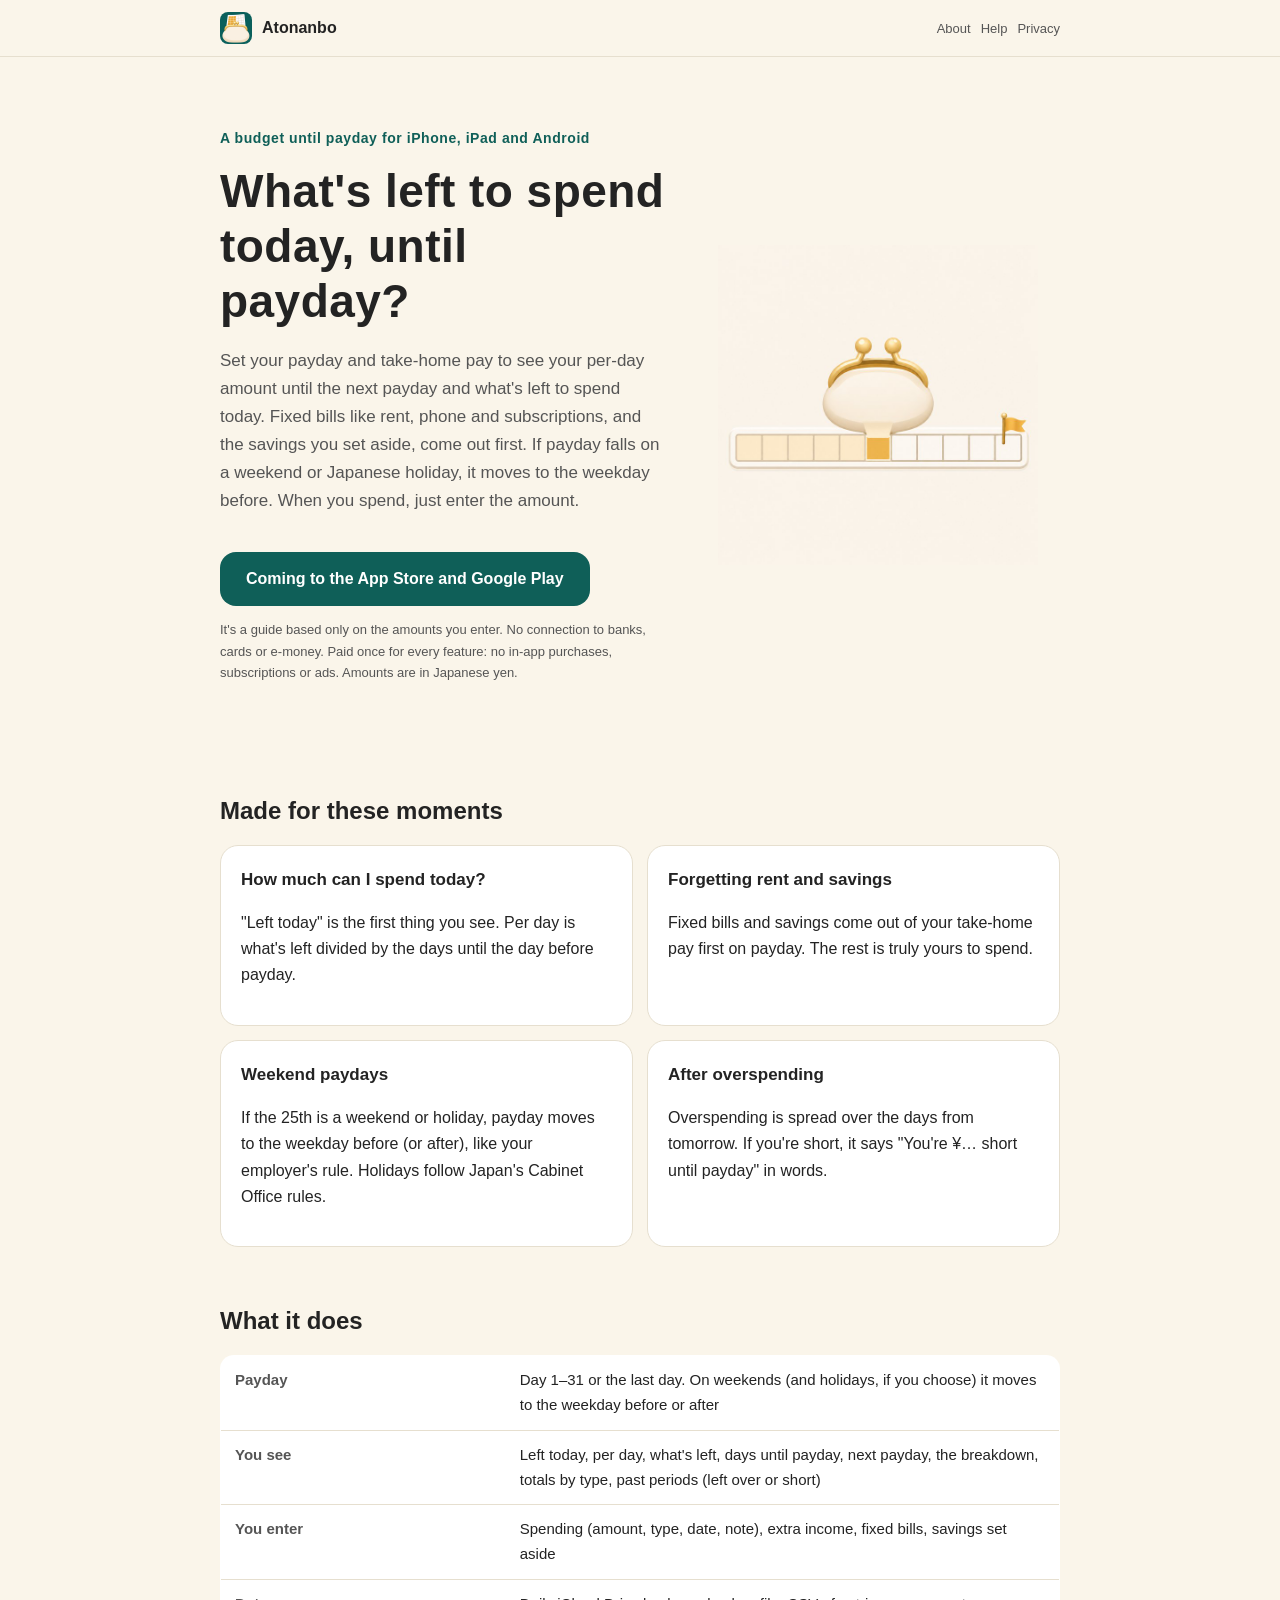
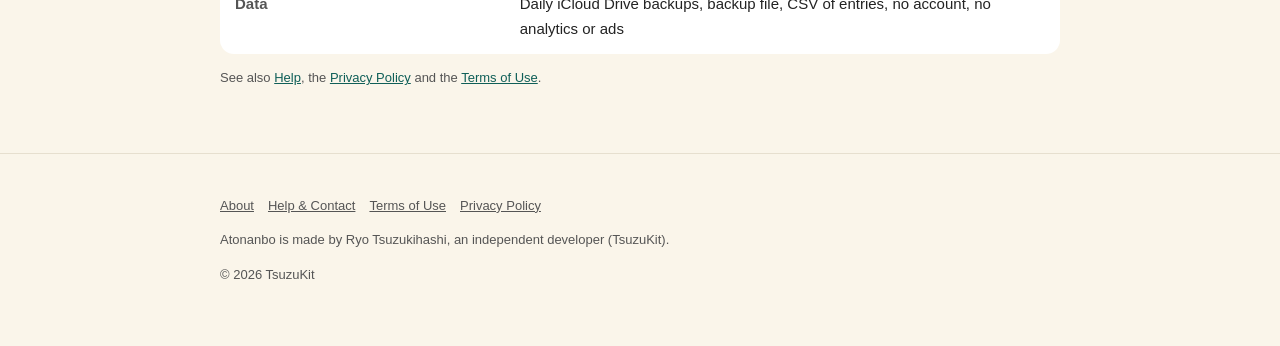
<file: index.html>
<!DOCTYPE html>
<html lang="ja" data-title-ja="あとなんぼ｜給料日まで、今日あといくら使える？" data-title-en="Atonanbo | What&#x27;s left to spend today, until payday">
<head>
<meta charset="UTF-8">
<meta name="viewport" content="width=device-width, initial-scale=1">
<script>(function(){var l=navigator.languages&&navigator.languages.length?navigator.languages:[navigator.language||"ja"],p="en";for(var i=0;i<l.length;i++){var c=String(l[i]).toLowerCase();if(c.indexOf("ja")===0){p="ja";break}if(c.indexOf("en")===0){p="en";break}}var d=document.documentElement;d.lang=p;var t=d.getAttribute("data-title-"+p);if(t){document.title=t}})();</script>
<title>あとなんぼ｜給料日まで、今日あといくら使える？</title>
<meta name="description" content="給料日と手取りを入れると、次の給料日までの1日あたりと、今日あと使える額が出る家計簿。固定費と先取り貯金は先に引き、給料日が土日祝ならずらして数えます。買い切り・広告なし。 / A budget for the days between paydays. Set your payday and take-home pay to see your per-day amount and what&#x27;s left today. Rent and savings come out first; weekend paydays move. One purchase, no ads.">
<meta property="og:title" content="あとなんぼ｜給料日まで、今日あといくら使える？">
<meta property="og:description" content="給料日と手取りを入れると、次の給料日までの1日あたりと、今日あと使える額が出る家計簿。固定費と先取り貯金は先に引き、給料日が土日祝ならずらして数えます。買い切り・広告なし。">
<meta property="og:type" content="website">
<meta property="og:url" content="https://atonanbo.tsuzukit.com/">
<meta property="og:image" content="https://atonanbo.tsuzukit.com/assets/og.jpg">
<link rel="icon" href="assets/icon.png">
<link rel="apple-touch-icon" href="assets/icon.png">
<link rel="stylesheet" href="style.css">
</head>
<body>
<div data-l="ja" lang="ja">
<header class="site"><div class="wrap">
<a class="brand" href="./"><img src="assets/icon.png" alt="" width="32" height="32">あとなんぼ</a>
<nav class="site"><a href="./">紹介</a><a href="support.html">使い方</a><a href="privacy.html">プライバシー</a></nav>
</div></header>
<main class="wrap">
<section class="hero">
<div>
<p class="eyebrow">iPhone・iPad・Android の給料日までの家計簿</p>
<h1>給料日まで、<br>今日あといくら使える？</h1>
<p class="lead">給料日と手取りを入れると、次の給料日までの1日あたりと、今日あと使える額がすぐ出ます。家賃・スマホ・サブスクのような固定費と先取り貯金は先に引き、給料日が土日・祝日なら前の平日にずらして数えます。使ったら額を入れるだけ。</p>
<a class="cta" href="#store" id="store">App Store・Google Play で配信予定</a>
<p class="note">入れた額だけで数える目安です。銀行・カード・電子マネーとはつながりません。買い切りで全部の機能が使え、アプリ内課金・サブスクリプション・広告はありません。</p>
</div>
<img src="assets/hero.jpg" alt="がま口の財布が、給料日の旗まで続く日の列の上にいるイラスト" width="360">
</section>

<h2>こんな困りごとのために</h2>
<div class="grid two">
<div class="card"><h3>今日、いくらまでなら使っていい？</h3><p>開いた瞬間に「今日あと ¥」が出ます。1日あたりは、残りを給料日の前の日までの日数で割った額です。</p></div>
<div class="card"><h3>家賃や貯金を引き忘れる</h3><p>固定費と先取り貯金は、給料日に手取りから先に引きます。残りが、本当に自由に使えるお金です。</p></div>
<div class="card"><h3>給料日が土日だとずれる</h3><p>25日が土日・祝日なら前の平日に、のように会社の決まりに合わせて期間を数えます。祝日は内閣府の決まりで数えます。</p></div>
<div class="card"><h3>使いすぎた日のあと</h3><p>使いすぎた分は、明日からの1日あたりに自動で割り振ります。足りないときは「給料日まで ¥〇〇 足りません」と言葉で出します。</p></div>
</div>

<h2>できること</h2>
<table>
<tr><th>給料日</th><td>1〜31日か末日。土日（と、選べば祝日）なら前の平日か次の平日にずらす</td></tr>
<tr><th>見えるもの</th><td>今日あと・1日あたり・残り・給料日まであと何日・次の給料日・使えるお金の内訳・種類ごとの合計・過去の期間（余った・足りなかった）</td></tr>
<tr><th>入れるもの</th><td>使ったお金（額・種類・日付・メモ）・臨時の収入・固定費・先取り貯金</td></tr>
<tr><th>データ</th><td>iCloud Drive の毎日の控え・控えのファイル・記録の CSV・アカウントなし・解析と広告なし</td></tr>
</table>
<p class="note"><a href="support.html">使い方</a>・<a href="privacy.html">プライバシーポリシー</a>・<a href="terms.html">利用規約</a>もご覧ください。</p>
</main>
<footer class="site"><div class="wrap">
<p><a href="./">紹介</a><a href="support.html">使い方とお問い合わせ</a><a href="terms.html">利用規約</a><a href="privacy.html">プライバシーポリシー</a></p>
<p>あとなんぼは、個人開発者の續橋涼（TsuzuKit）が作っているアプリです。</p>
<p>© 2026 TsuzuKit</p>
</div></footer>
</div>
<div data-l="en" lang="en">
<header class="site"><div class="wrap">
<a class="brand" href="./"><img src="assets/icon.png" alt="" width="32" height="32">Atonanbo</a>
<nav class="site"><a href="./">About</a><a href="support.html">Help</a><a href="privacy.html">Privacy</a></nav>
</div></header>
<main class="wrap">
<section class="hero">
<div>
<p class="eyebrow">A budget until payday for iPhone, iPad and Android</p>
<h1>What's left to spend<br>today, until payday?</h1>
<p class="lead">Set your payday and take-home pay to see your per-day amount until the next payday and what's left to spend today. Fixed bills like rent, phone and subscriptions, and the savings you set aside, come out first. If payday falls on a weekend or Japanese holiday, it moves to the weekday before. When you spend, just enter the amount.</p>
<a class="cta" href="#store" id="store">Coming to the App Store and Google Play</a>
<p class="note">It's a guide based only on the amounts you enter. No connection to banks, cards or e-money. Paid once for every feature: no in-app purchases, subscriptions or ads. Amounts are in Japanese yen.</p>
</div>
<img src="assets/hero.jpg" alt="Illustration of a coin purse sitting on a row of days that leads to a payday flag" width="360">
</section>

<h2>Made for these moments</h2>
<div class="grid two">
<div class="card"><h3>How much can I spend today?</h3><p>"Left today" is the first thing you see. Per day is what's left divided by the days until the day before payday.</p></div>
<div class="card"><h3>Forgetting rent and savings</h3><p>Fixed bills and savings come out of your take-home pay first on payday. The rest is truly yours to spend.</p></div>
<div class="card"><h3>Weekend paydays</h3><p>If the 25th is a weekend or holiday, payday moves to the weekday before (or after), like your employer's rule. Holidays follow Japan's Cabinet Office rules.</p></div>
<div class="card"><h3>After overspending</h3><p>Overspending is spread over the days from tomorrow. If you're short, it says "You're ¥… short until payday" in words.</p></div>
</div>

<h2>What it does</h2>
<table>
<tr><th>Payday</th><td>Day 1–31 or the last day. On weekends (and holidays, if you choose) it moves to the weekday before or after</td></tr>
<tr><th>You see</th><td>Left today, per day, what's left, days until payday, next payday, the breakdown, totals by type, past periods (left over or short)</td></tr>
<tr><th>You enter</th><td>Spending (amount, type, date, note), extra income, fixed bills, savings set aside</td></tr>
<tr><th>Data</th><td>Daily iCloud Drive backups, backup file, CSV of entries, no account, no analytics or ads</td></tr>
</table>
<p class="note">See also <a href="support.html">Help</a>, the <a href="privacy.html">Privacy Policy</a> and the <a href="terms.html">Terms of Use</a>.</p>
</main>
<footer class="site"><div class="wrap">
<p><a href="./">About</a><a href="support.html">Help & Contact</a><a href="terms.html">Terms of Use</a><a href="privacy.html">Privacy Policy</a></p>
<p>Atonanbo is made by Ryo Tsuzukihashi, an independent developer (TsuzuKit).</p>
<p>© 2026 TsuzuKit</p>
</div></footer>
</div>
</body>
</html>
</file>
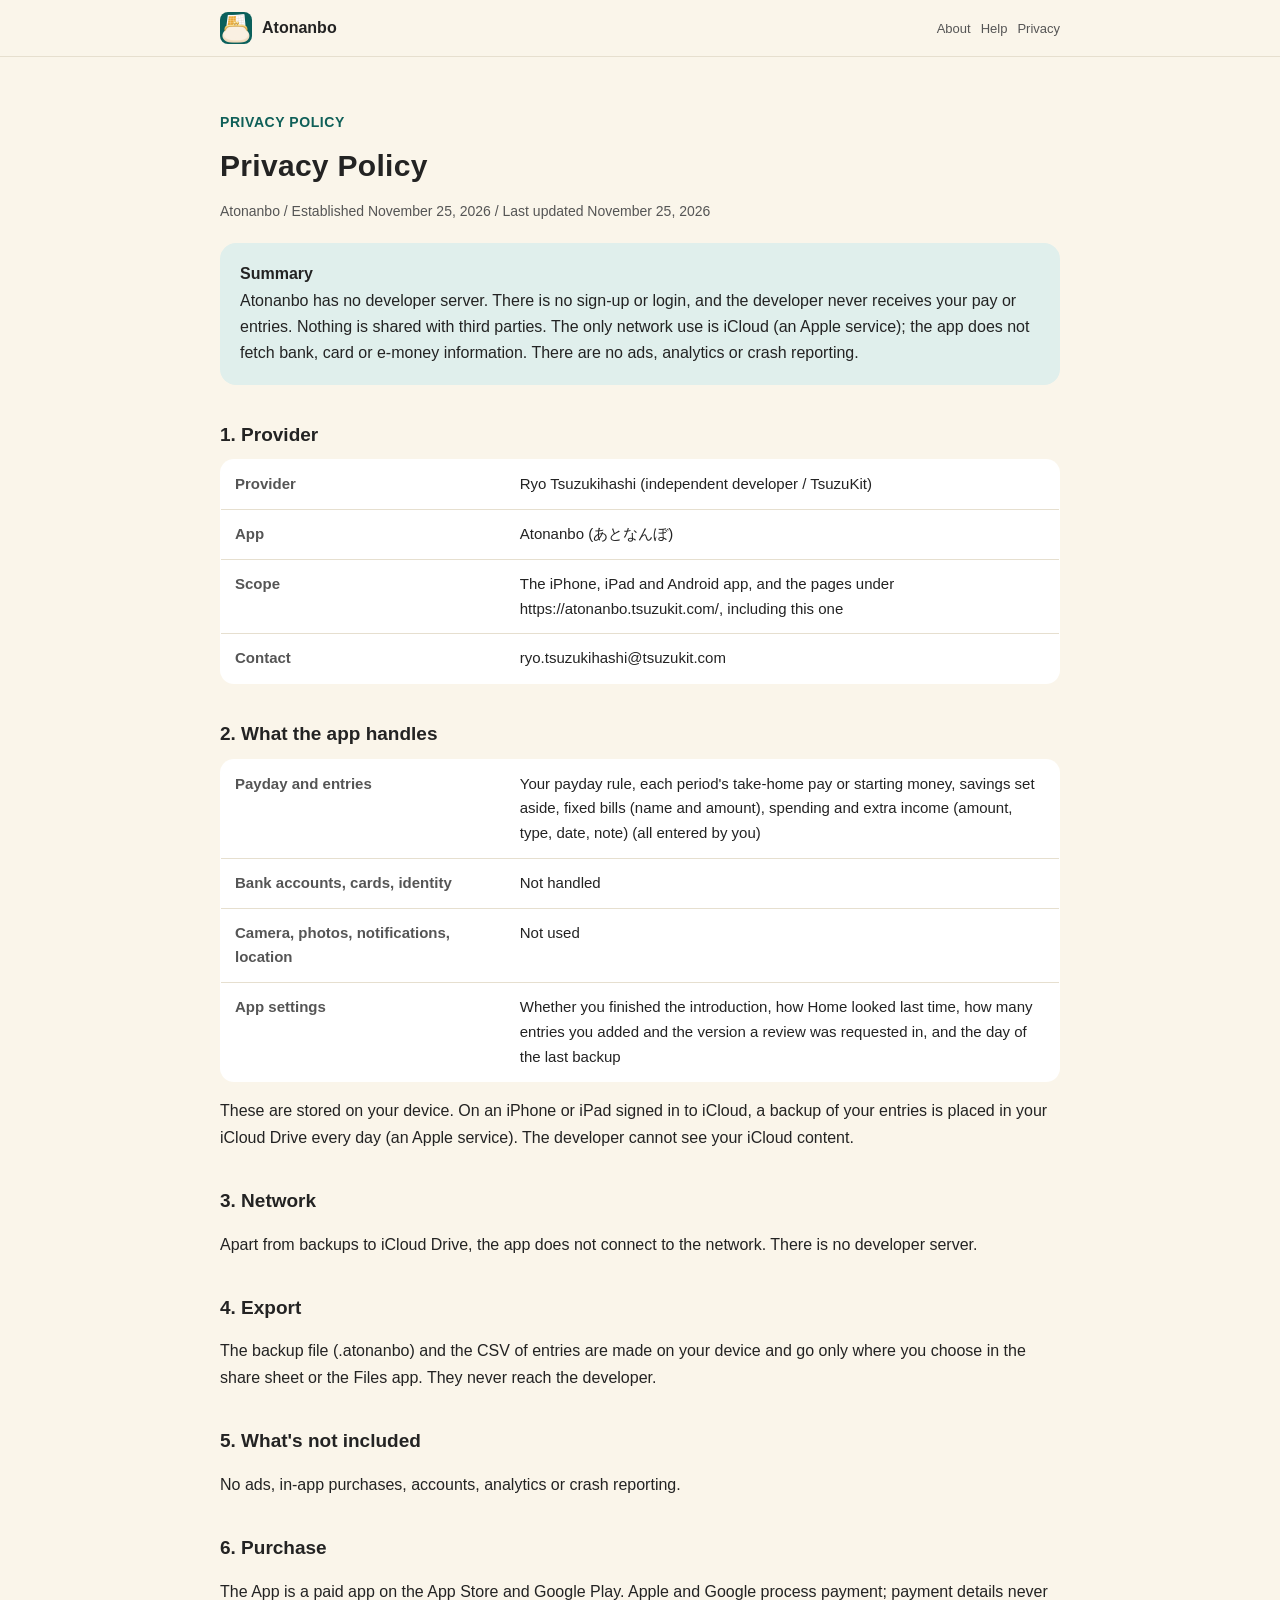
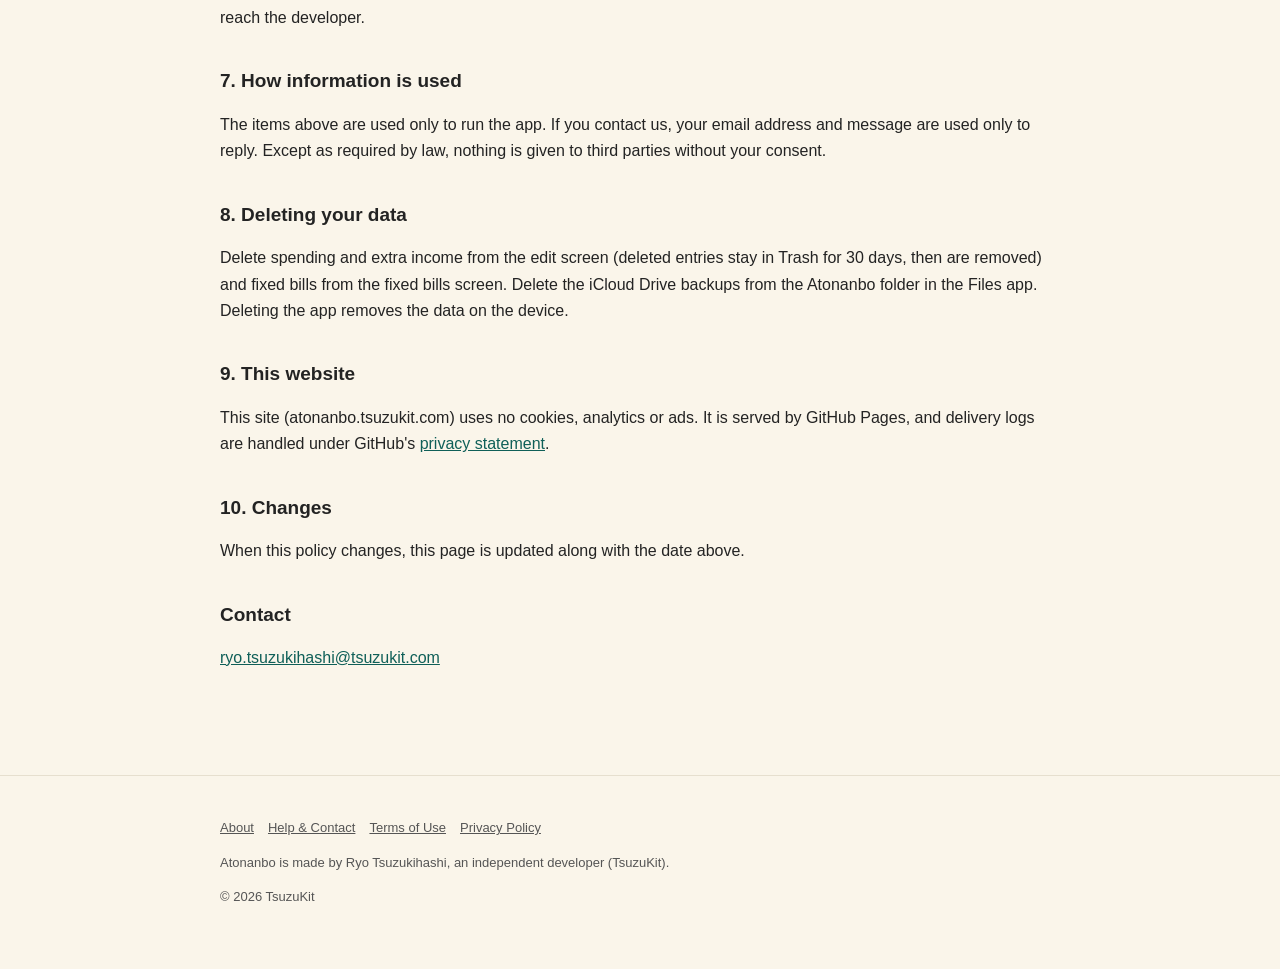
<file: privacy.html>
<!DOCTYPE html>
<html lang="ja" data-title-ja="プライバシーポリシー - あとなんぼ" data-title-en="Privacy Policy - Atonanbo">
<head>
<meta charset="UTF-8">
<meta name="viewport" content="width=device-width, initial-scale=1">
<script>(function(){var l=navigator.languages&&navigator.languages.length?navigator.languages:[navigator.language||"ja"],p="en";for(var i=0;i<l.length;i++){var c=String(l[i]).toLowerCase();if(c.indexOf("ja")===0){p="ja";break}if(c.indexOf("en")===0){p="en";break}}var d=document.documentElement;d.lang=p;var t=d.getAttribute("data-title-"+p);if(t){document.title=t}})();</script>
<title>プライバシーポリシー - あとなんぼ</title>
<meta name="description" content="あとなんぼのプライバシーポリシー。開発者は個人情報を集めません。手取りや記録は端末の外に送りません。 / Privacy Policy for Atonanbo. The developer collects no personal information. Your pay and entries never leave your device.">
<meta property="og:title" content="プライバシーポリシー - あとなんぼ">
<meta property="og:description" content="あとなんぼのプライバシーポリシー。開発者は個人情報を集めません。手取りや記録は端末の外に送りません。">
<meta property="og:type" content="website">
<meta property="og:url" content="https://atonanbo.tsuzukit.com/privacy.html">
<meta property="og:image" content="https://atonanbo.tsuzukit.com/assets/og.jpg">
<link rel="icon" href="assets/icon.png">
<link rel="apple-touch-icon" href="assets/icon.png">
<link rel="stylesheet" href="style.css">
</head>
<body>
<div data-l="ja" lang="ja">
<header class="site"><div class="wrap">
<a class="brand" href="./"><img src="assets/icon.png" alt="" width="32" height="32">あとなんぼ</a>
<nav class="site"><a href="./">紹介</a><a href="support.html">使い方</a><a href="privacy.html">プライバシー</a></nav>
</div></header>
<main class="wrap">
<article class="doc">
<p class="eyebrow">PRIVACY POLICY</p>
<h1>プライバシーポリシー</h1>
<p class="meta">あとなんぼ／制定日 2026年11月25日／改定日 2026年11月25日</p>
<div class="summary"><strong>このポリシーの要旨</strong><br>あとなんぼは、開発者のサーバーを持たないアプリです。アカウント登録やログインはなく、開発者があなたの手取りや記録を受け取ることはありません。第三者に渡すこともありません。通信は iCloud（Apple のサービス）だけで、銀行・カード・電子マネーの情報を取りに行くこともありません。広告、分析ツール、クラッシュを報告する仕組みは入れていません。</div>
<h2>1. 提供者</h2>
<table>
<tr><th>提供者</th><td>續橋涼（個人開発者 / TsuzuKit）</td></tr>
<tr><th>アプリ名</th><td>あとなんぼ（英語名 Atonanbo）</td></tr>
<tr><th>対象</th><td>iPhone・iPad・Android 向けアプリと、このページを含む https://atonanbo.tsuzukit.com/ 配下のページ</td></tr>
<tr><th>連絡先</th><td>ryo.tsuzukihashi@tsuzukit.com</td></tr>
</table>
<h2>2. アプリが扱うもの</h2>
<table>
<tr><th>給料日と記録</th><td>給料日の決まり・期間ごとの手取りといまの残金・先取り貯金・固定の支払い（名前と額）・使ったお金と臨時の収入（額・種類・日付・メモ）（どれもあなたが入れたもの）</td></tr>
<tr><th>銀行の口座・カード・本人の情報</th><td>扱いません</td></tr>
<tr><th>カメラ・写真・通知・位置</th><td>使いません</td></tr>
<tr><th>アプリの設定</th><td>案内を終えたかどうか・前に開いたときのホームの様子・入れた記録の数とレビューのお願いを出した版・毎日の控えの日</td></tr>
</table>
<p>これらは端末の中に保存します。iCloud に入っている iPhone・iPad では、記録の控えをあなたの iCloud Drive に毎日置きます（Apple のサービス）。開発者は、あなたの iCloud の中身を見ることはできません。</p>
<h2>3. 通信</h2>
<p>iCloud Drive への控えのほかに、通信はしません。開発者のサーバーはありません。</p>
<h2>4. 書き出し</h2>
<p>控えのファイル（.atonanbo）と記録の CSV は端末の中で作ります。送り先は、あなたが共有の画面やファイル App で選んだ場所です。開発者には届きません。</p>
<h2>5. 入れていないもの</h2>
<p>広告・アプリ内課金・アカウント登録・分析ツール・クラッシュの報告は入れていません。</p>
<h2>6. 購入</h2>
<p>本アプリは App Store と Google Play の有料アプリです。お支払いは Apple・Google が処理し、支払いの情報は開発者には届きません。</p>
<h2>7. 情報を使う目的</h2>
<p>上のものは、アプリを動かすためだけに使います。お問い合わせをいただいたときは、メールアドレスと内容をお返事のためだけに使います。法令にもとづく場合を除き、本人の同意なく第三者に渡すことはありません。</p>
<h2>8. 消したいとき</h2>
<p>使ったお金と臨時の収入は、記録を直す窓から消せます（消したものはゴミ箱に30日残り、そのあと消えます）。固定の支払いは固定の支払いの画面から消せます。iCloud Drive の控えは、ファイル App の「Atonanbo」のフォルダから消せます。アプリを消すと、端末の中のデータは消えます。</p>
<h2>9. このウェブサイトについて</h2>
<p>このサイト（atonanbo.tsuzukit.com）は、Cookie も、アクセスを計測する仕組みも、広告も使っていません。サイトは GitHub Pages で配信しており、配信の記録は GitHub の <a href="https://docs.github.com/ja/site-policy/privacy-policies/github-general-privacy-statement">プライバシーについての声明</a> に沿って扱われます。</p>
<h2>10. 改定</h2>
<p>このポリシーを変えるときは、このページを書きかえ、上の改定日を新しくします。</p>
<h2>お問い合わせ</h2>
<p><a href="mailto:ryo.tsuzukihashi@tsuzukit.com">ryo.tsuzukihashi@tsuzukit.com</a></p>
</article>
</main>
<footer class="site"><div class="wrap">
<p><a href="./">紹介</a><a href="support.html">使い方とお問い合わせ</a><a href="terms.html">利用規約</a><a href="privacy.html">プライバシーポリシー</a></p>
<p>あとなんぼは、個人開発者の續橋涼（TsuzuKit）が作っているアプリです。</p>
<p>© 2026 TsuzuKit</p>
</div></footer>
</div>
<div data-l="en" lang="en">
<header class="site"><div class="wrap">
<a class="brand" href="./"><img src="assets/icon.png" alt="" width="32" height="32">Atonanbo</a>
<nav class="site"><a href="./">About</a><a href="support.html">Help</a><a href="privacy.html">Privacy</a></nav>
</div></header>
<main class="wrap">
<article class="doc">
<p class="eyebrow">PRIVACY POLICY</p>
<h1>Privacy Policy</h1>
<p class="meta">Atonanbo / Established November 25, 2026 / Last updated November 25, 2026</p>
<div class="summary"><strong>Summary</strong><br>Atonanbo has no developer server. There is no sign-up or login, and the developer never receives your pay or entries. Nothing is shared with third parties. The only network use is iCloud (an Apple service); the app does not fetch bank, card or e-money information. There are no ads, analytics or crash reporting.</div>
<h2>1. Provider</h2>
<table>
<tr><th>Provider</th><td>Ryo Tsuzukihashi (independent developer / TsuzuKit)</td></tr>
<tr><th>App</th><td>Atonanbo (あとなんぼ)</td></tr>
<tr><th>Scope</th><td>The iPhone, iPad and Android app, and the pages under https://atonanbo.tsuzukit.com/, including this one</td></tr>
<tr><th>Contact</th><td>ryo.tsuzukihashi@tsuzukit.com</td></tr>
</table>
<h2>2. What the app handles</h2>
<table>
<tr><th>Payday and entries</th><td>Your payday rule, each period's take-home pay or starting money, savings set aside, fixed bills (name and amount), spending and extra income (amount, type, date, note) (all entered by you)</td></tr>
<tr><th>Bank accounts, cards, identity</th><td>Not handled</td></tr>
<tr><th>Camera, photos, notifications, location</th><td>Not used</td></tr>
<tr><th>App settings</th><td>Whether you finished the introduction, how Home looked last time, how many entries you added and the version a review was requested in, and the day of the last backup</td></tr>
</table>
<p>These are stored on your device. On an iPhone or iPad signed in to iCloud, a backup of your entries is placed in your iCloud Drive every day (an Apple service). The developer cannot see your iCloud content.</p>
<h2>3. Network</h2>
<p>Apart from backups to iCloud Drive, the app does not connect to the network. There is no developer server.</p>
<h2>4. Export</h2>
<p>The backup file (.atonanbo) and the CSV of entries are made on your device and go only where you choose in the share sheet or the Files app. They never reach the developer.</p>
<h2>5. What's not included</h2>
<p>No ads, in-app purchases, accounts, analytics or crash reporting.</p>
<h2>6. Purchase</h2>
<p>The App is a paid app on the App Store and Google Play. Apple and Google process payment; payment details never reach the developer.</p>
<h2>7. How information is used</h2>
<p>The items above are used only to run the app. If you contact us, your email address and message are used only to reply. Except as required by law, nothing is given to third parties without your consent.</p>
<h2>8. Deleting your data</h2>
<p>Delete spending and extra income from the edit screen (deleted entries stay in Trash for 30 days, then are removed) and fixed bills from the fixed bills screen. Delete the iCloud Drive backups from the Atonanbo folder in the Files app. Deleting the app removes the data on the device.</p>
<h2>9. This website</h2>
<p>This site (atonanbo.tsuzukit.com) uses no cookies, analytics or ads. It is served by GitHub Pages, and delivery logs are handled under GitHub's <a href="https://docs.github.com/en/site-policy/privacy-policies/github-general-privacy-statement">privacy statement</a>.</p>
<h2>10. Changes</h2>
<p>When this policy changes, this page is updated along with the date above.</p>
<h2>Contact</h2>
<p><a href="mailto:ryo.tsuzukihashi@tsuzukit.com">ryo.tsuzukihashi@tsuzukit.com</a></p>
</article>
</main>
<footer class="site"><div class="wrap">
<p><a href="./">About</a><a href="support.html">Help & Contact</a><a href="terms.html">Terms of Use</a><a href="privacy.html">Privacy Policy</a></p>
<p>Atonanbo is made by Ryo Tsuzukihashi, an independent developer (TsuzuKit).</p>
<p>© 2026 TsuzuKit</p>
</div></footer>
</div>
</body>
</html>
</file>
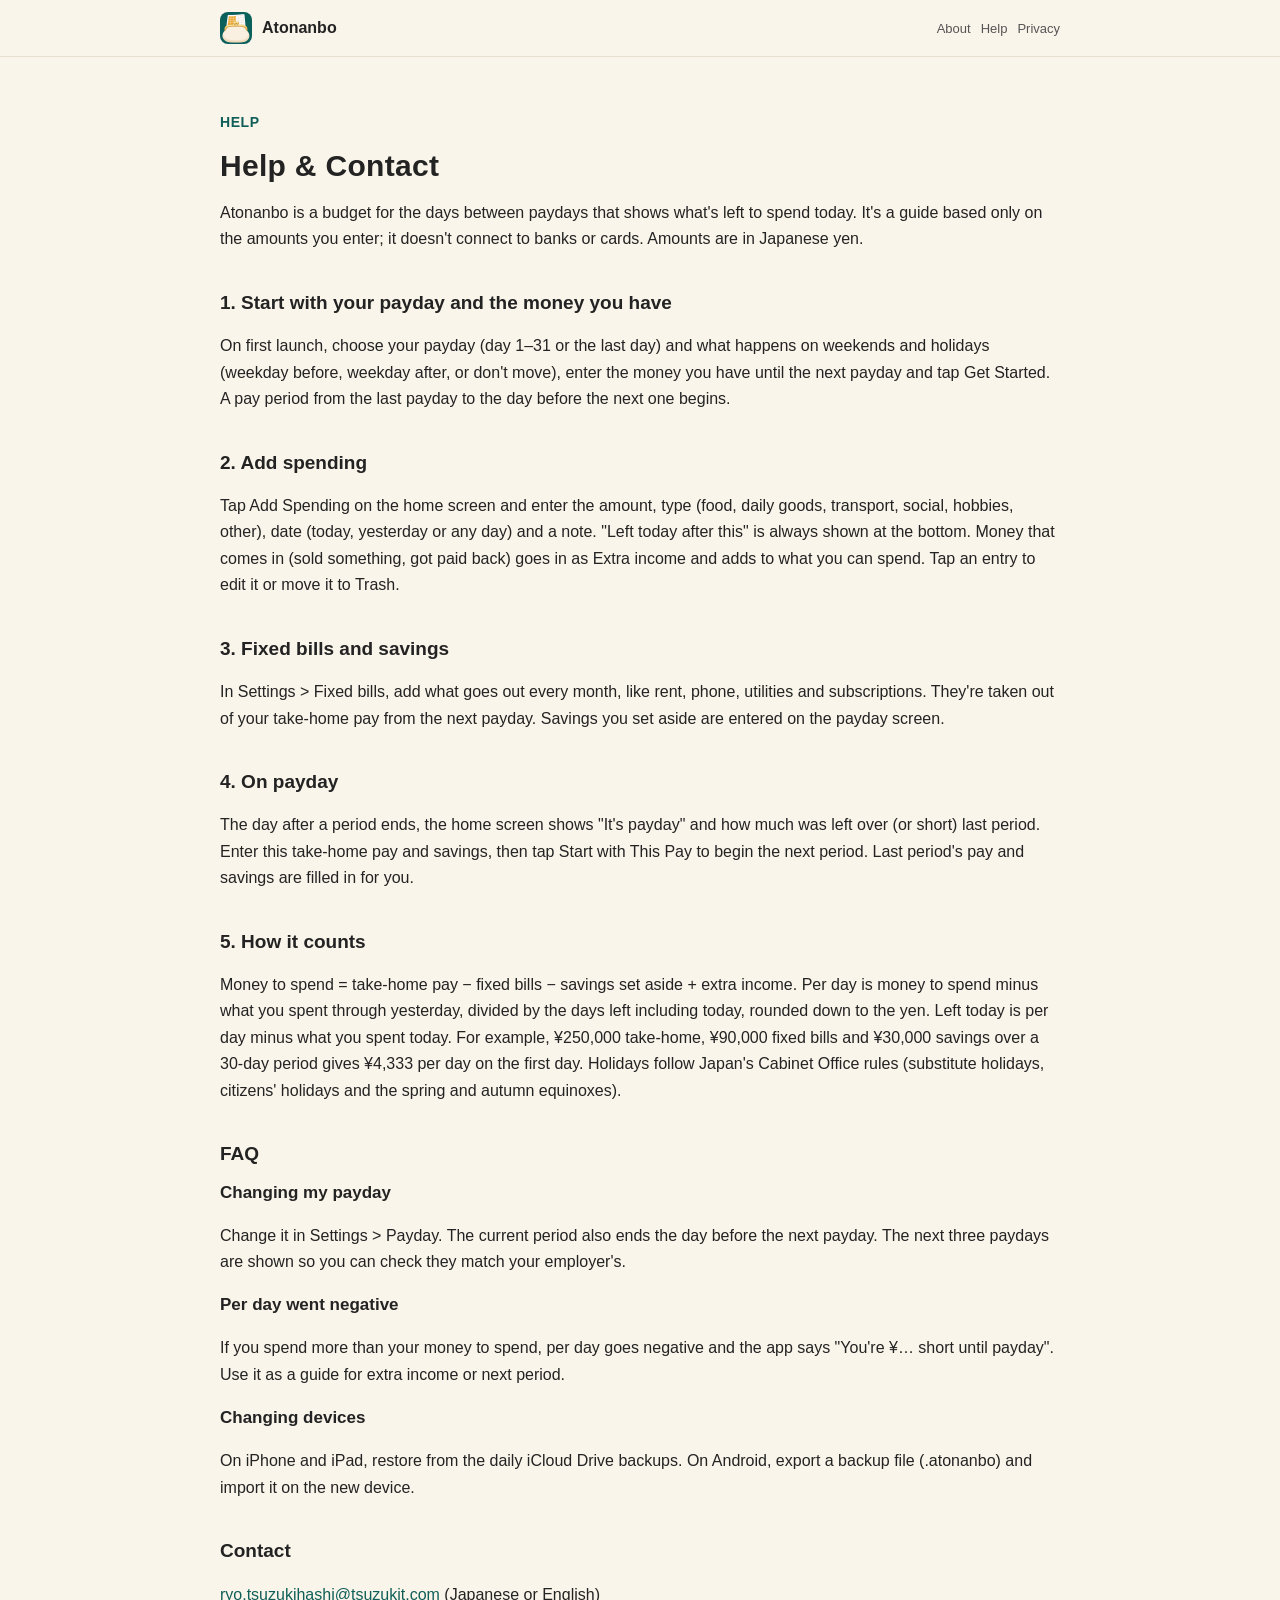
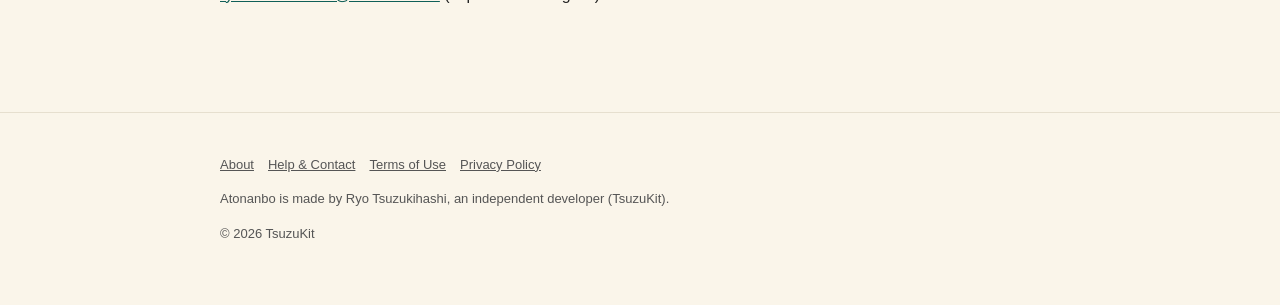
<file: support.html>
<!DOCTYPE html>
<html lang="ja" data-title-ja="使い方とお問い合わせ - あとなんぼ" data-title-en="Help &amp; Contact - Atonanbo">
<head>
<meta charset="UTF-8">
<meta name="viewport" content="width=device-width, initial-scale=1">
<script>(function(){var l=navigator.languages&&navigator.languages.length?navigator.languages:[navigator.language||"ja"],p="en";for(var i=0;i<l.length;i++){var c=String(l[i]).toLowerCase();if(c.indexOf("ja")===0){p="ja";break}if(c.indexOf("en")===0){p="en";break}}var d=document.documentElement;d.lang=p;var t=d.getAttribute("data-title-"+p);if(t){document.title=t}})();</script>
<title>使い方とお問い合わせ - あとなんぼ</title>
<meta name="description" content="あとなんぼの使い方（給料日と残金で始める・使ったお金を入れる・給料日が来たら・数え方）とよくあるご質問、お問い合わせ。 / How to use Atonanbo (starting with your payday, adding spending, payday, how it counts), FAQ and contact.">
<meta property="og:title" content="使い方とお問い合わせ - あとなんぼ">
<meta property="og:description" content="あとなんぼの使い方（給料日と残金で始める・使ったお金を入れる・給料日が来たら・数え方）とよくあるご質問、お問い合わせ。">
<meta property="og:type" content="website">
<meta property="og:url" content="https://atonanbo.tsuzukit.com/support.html">
<meta property="og:image" content="https://atonanbo.tsuzukit.com/assets/og.jpg">
<link rel="icon" href="assets/icon.png">
<link rel="apple-touch-icon" href="assets/icon.png">
<link rel="stylesheet" href="style.css">
</head>
<body>
<div data-l="ja" lang="ja">
<header class="site"><div class="wrap">
<a class="brand" href="./"><img src="assets/icon.png" alt="" width="32" height="32">あとなんぼ</a>
<nav class="site"><a href="./">紹介</a><a href="support.html">使い方</a><a href="privacy.html">プライバシー</a></nav>
</div></header>
<main class="wrap">
<article class="doc">
<p class="eyebrow">HELP</p>
<h1>使い方とお問い合わせ</h1>
<p>あとなんぼは、給料日から次の給料日まで、今日あといくら使えるかを出す家計簿です。入れた額だけで数える目安で、銀行・カードとはつながりません。</p>
<h2>1. 給料日といまの残金で始める</h2>
<p>はじめて開いたら、給料日（1〜31日か末日）と、土日・祝日のときの動き（前の平日・次の平日・動かさない）を選び、いま手元にある次の給料日までのお金を入れて［はじめる］を押します。前の給料日から次の給料日の前の日までの期間が始まります。</p>
<h2>2. 使ったお金を入れる</h2>
<p>ホームの［使ったお金を入れる］で、額・種類（食費・日用品・交通・交際・趣味・その他）・日付（今日・昨日・日付を選ぶ）・メモを入れます。窓の下に「入れたら今日あと」がいつも出ます。フリマで売れた・立て替えが戻ったなどは「臨時の収入」で入れると、使えるお金に足されます。入れた記録は、押すと直したりゴミ箱に入れたりできます。</p>
<h2>3. 固定費と先取り貯金</h2>
<p>設定の［固定の支払い］で、家賃・スマホ・電気やガス・サブスクのような毎月の支払いを足します。次の給料日からの期間で、手取りから先に引きます。先取り貯金は給料日の画面で入れます。</p>
<h2>4. 給料日が来たら</h2>
<p>期間が終わった次の日にアプリを開くと、ホームが「給料日です」に変わり、前の期間でいくら余ったか（足りなかったか）が出ます。今回の手取りと先取り貯金を入れて［この手取りで始める］を押すと、次の期間が始まります。前の手取りと貯金は先に入れてあります。</p>
<h2>5. 数え方</h2>
<p>使えるお金 ＝ 手取り − 固定の支払い − 先取り貯金 ＋ 臨時の収入。1日あたりは、使えるお金から昨日までに使った額を引き、今日を入れた残りの日数で割って1円未満を切り捨てます。今日あとは、1日あたりから今日使った額を引いた額です。たとえば手取り25万円・固定の支払い9万円・貯金3万円で30日の期間なら、初日の1日あたりは4,333円です。祝日は内閣府の決まり（振替休日・国民の休日・春分の日と秋分の日）で数えます。</p>
<h2>よくあるご質問</h2>
<h3>給料日を変えたい</h3>
<p>設定の［給料日］で変えられます。いまの期間の終わりも、次の給料日の前の日に合わせます。これからの給料日が3回先まで出るので、会社の給料日と合っているか確かめてください。</p>
<h3>1日あたりがマイナスになった</h3>
<p>使った額が使えるお金を超えると、1日あたりがマイナスになります。「給料日まで ¥〇〇 足りません」と出るので、臨時の収入や、次の期間での調整の目安にしてください。</p>
<h3>機種変更のとき</h3>
<p>iPhone・iPad は iCloud Drive の毎日の控えから戻せます。Android は控えのファイル（.atonanbo）を書き出して、新しい端末で読みこみます。</p>
<h2>お問い合わせ</h2>
<p><a href="mailto:ryo.tsuzukihashi@tsuzukit.com">ryo.tsuzukihashi@tsuzukit.com</a>（日本語・英語）</p>
</article>
</main>
<footer class="site"><div class="wrap">
<p><a href="./">紹介</a><a href="support.html">使い方とお問い合わせ</a><a href="terms.html">利用規約</a><a href="privacy.html">プライバシーポリシー</a></p>
<p>あとなんぼは、個人開発者の續橋涼（TsuzuKit）が作っているアプリです。</p>
<p>© 2026 TsuzuKit</p>
</div></footer>
</div>
<div data-l="en" lang="en">
<header class="site"><div class="wrap">
<a class="brand" href="./"><img src="assets/icon.png" alt="" width="32" height="32">Atonanbo</a>
<nav class="site"><a href="./">About</a><a href="support.html">Help</a><a href="privacy.html">Privacy</a></nav>
</div></header>
<main class="wrap">
<article class="doc">
<p class="eyebrow">HELP</p>
<h1>Help &amp; Contact</h1>
<p>Atonanbo is a budget for the days between paydays that shows what's left to spend today. It's a guide based only on the amounts you enter; it doesn't connect to banks or cards. Amounts are in Japanese yen.</p>
<h2>1. Start with your payday and the money you have</h2>
<p>On first launch, choose your payday (day 1–31 or the last day) and what happens on weekends and holidays (weekday before, weekday after, or don't move), enter the money you have until the next payday and tap Get Started. A pay period from the last payday to the day before the next one begins.</p>
<h2>2. Add spending</h2>
<p>Tap Add Spending on the home screen and enter the amount, type (food, daily goods, transport, social, hobbies, other), date (today, yesterday or any day) and a note. "Left today after this" is always shown at the bottom. Money that comes in (sold something, got paid back) goes in as Extra income and adds to what you can spend. Tap an entry to edit it or move it to Trash.</p>
<h2>3. Fixed bills and savings</h2>
<p>In Settings &gt; Fixed bills, add what goes out every month, like rent, phone, utilities and subscriptions. They're taken out of your take-home pay from the next payday. Savings you set aside are entered on the payday screen.</p>
<h2>4. On payday</h2>
<p>The day after a period ends, the home screen shows "It's payday" and how much was left over (or short) last period. Enter this take-home pay and savings, then tap Start with This Pay to begin the next period. Last period's pay and savings are filled in for you.</p>
<h2>5. How it counts</h2>
<p>Money to spend = take-home pay − fixed bills − savings set aside + extra income. Per day is money to spend minus what you spent through yesterday, divided by the days left including today, rounded down to the yen. Left today is per day minus what you spent today. For example, ¥250,000 take-home, ¥90,000 fixed bills and ¥30,000 savings over a 30-day period gives ¥4,333 per day on the first day. Holidays follow Japan's Cabinet Office rules (substitute holidays, citizens' holidays and the spring and autumn equinoxes).</p>
<h2>FAQ</h2>
<h3>Changing my payday</h3>
<p>Change it in Settings &gt; Payday. The current period also ends the day before the next payday. The next three paydays are shown so you can check they match your employer's.</p>
<h3>Per day went negative</h3>
<p>If you spend more than your money to spend, per day goes negative and the app says "You're ¥… short until payday". Use it as a guide for extra income or next period.</p>
<h3>Changing devices</h3>
<p>On iPhone and iPad, restore from the daily iCloud Drive backups. On Android, export a backup file (.atonanbo) and import it on the new device.</p>
<h2>Contact</h2>
<p><a href="mailto:ryo.tsuzukihashi@tsuzukit.com">ryo.tsuzukihashi@tsuzukit.com</a> (Japanese or English)</p>
</article>
</main>
<footer class="site"><div class="wrap">
<p><a href="./">About</a><a href="support.html">Help & Contact</a><a href="terms.html">Terms of Use</a><a href="privacy.html">Privacy Policy</a></p>
<p>Atonanbo is made by Ryo Tsuzukihashi, an independent developer (TsuzuKit).</p>
<p>© 2026 TsuzuKit</p>
</div></footer>
</div>
</body>
</html>
</file>
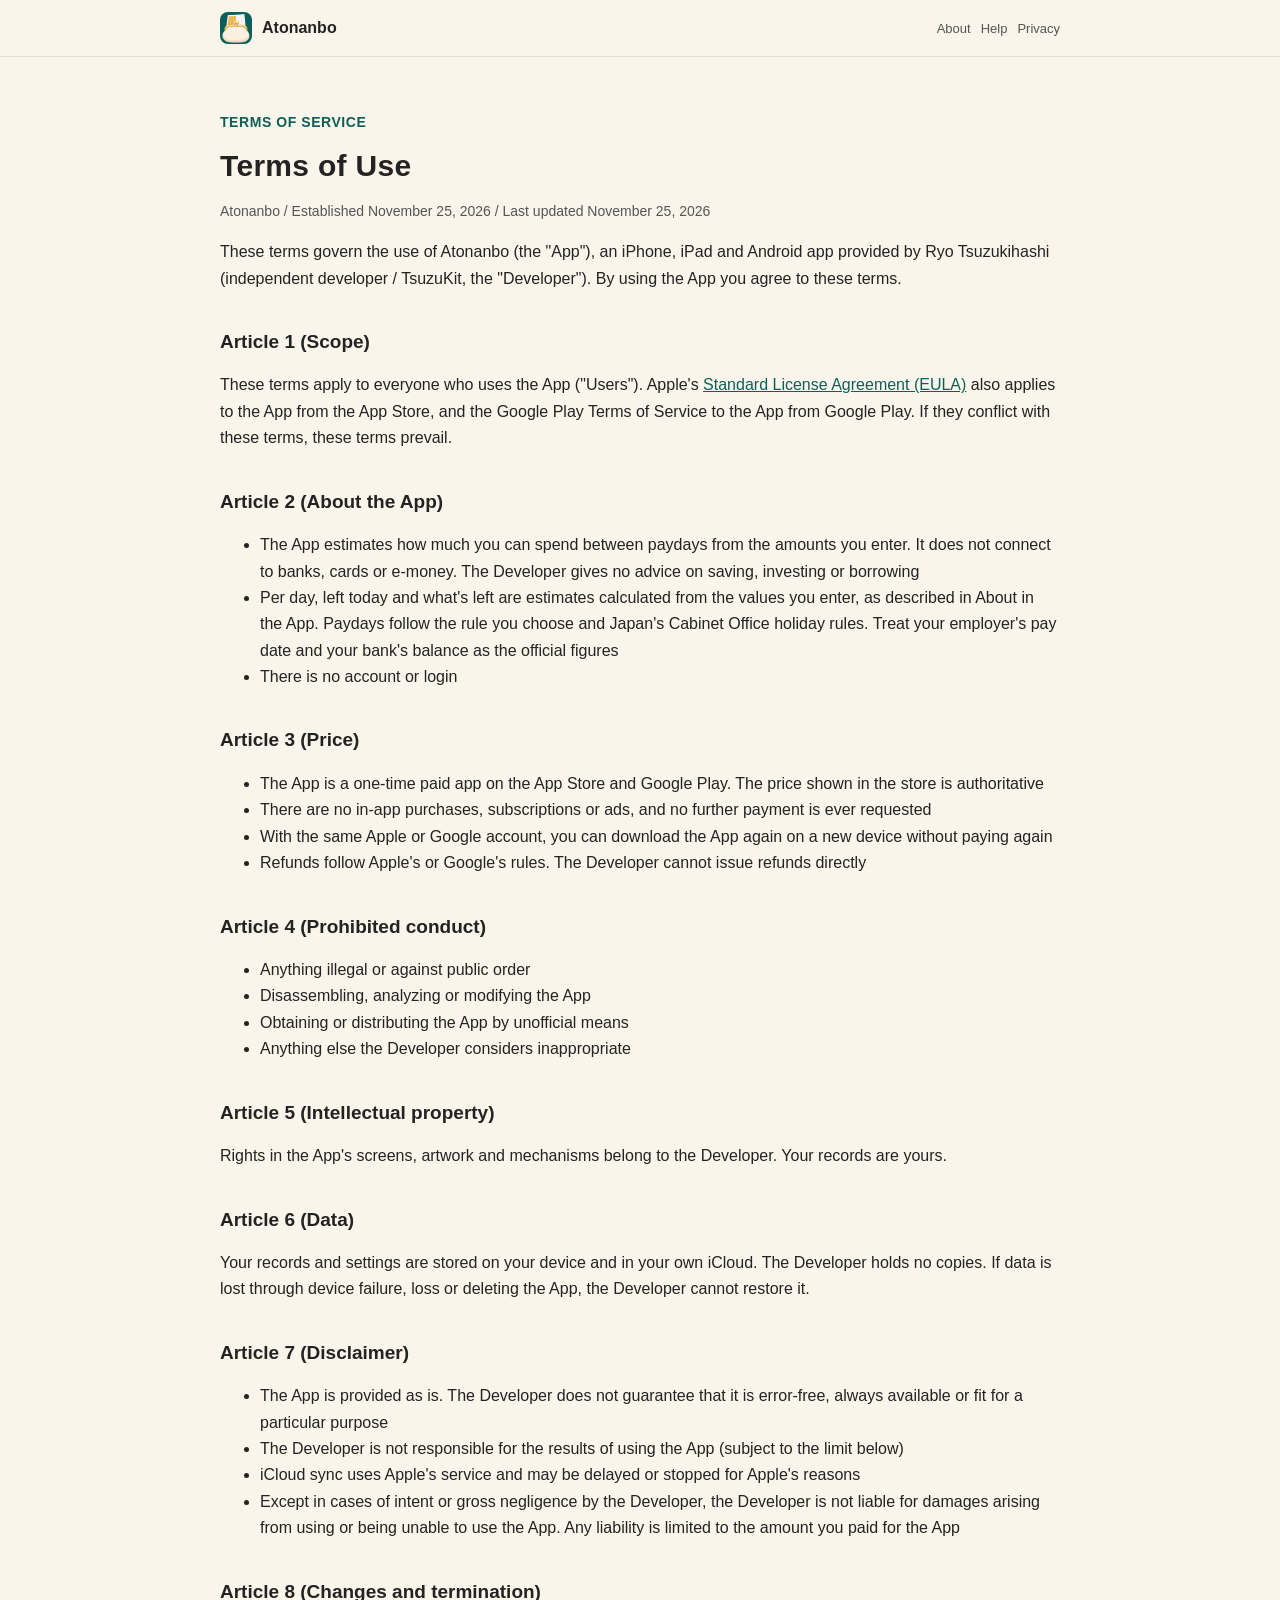
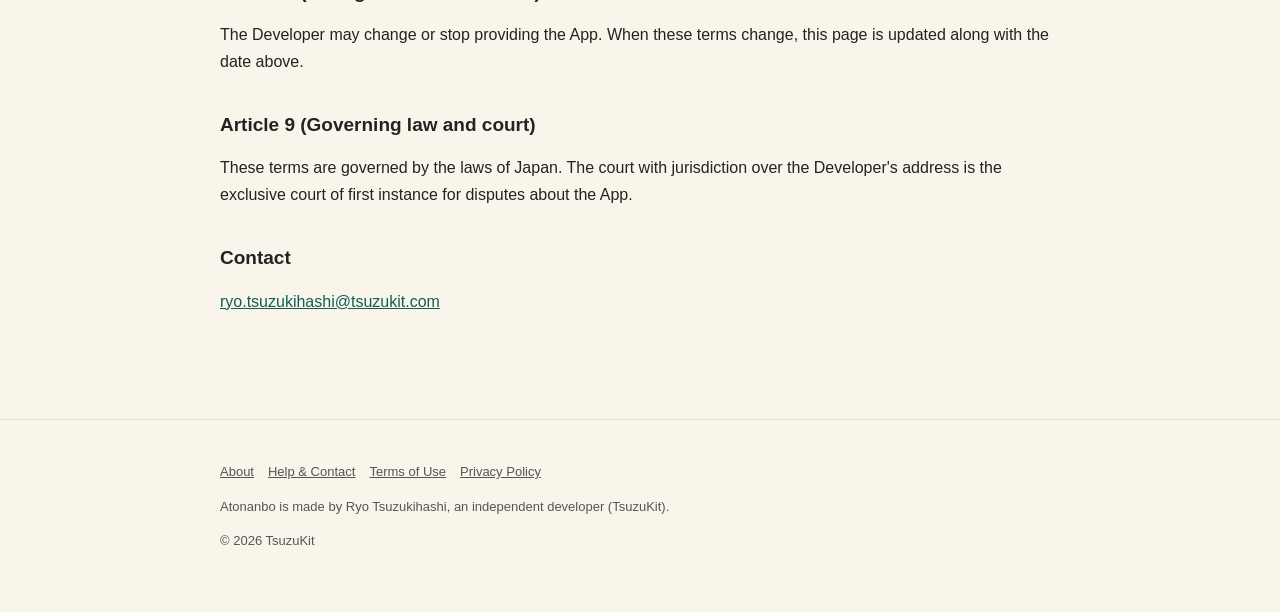
<file: terms.html>
<!DOCTYPE html>
<html lang="ja" data-title-ja="利用規約 - あとなんぼ" data-title-en="Terms of Use - Atonanbo">
<head>
<meta charset="UTF-8">
<meta name="viewport" content="width=device-width, initial-scale=1">
<script>(function(){var l=navigator.languages&&navigator.languages.length?navigator.languages:[navigator.language||"ja"],p="en";for(var i=0;i<l.length;i++){var c=String(l[i]).toLowerCase();if(c.indexOf("ja")===0){p="ja";break}if(c.indexOf("en")===0){p="en";break}}var d=document.documentElement;d.lang=p;var t=d.getAttribute("data-title-"+p);if(t){document.title=t}})();</script>
<title>利用規約 - あとなんぼ</title>
<meta name="description" content="あとなんぼの利用規約。 / Terms of Use for Atonanbo.">
<meta property="og:title" content="利用規約 - あとなんぼ">
<meta property="og:description" content="あとなんぼの利用規約。">
<meta property="og:type" content="website">
<meta property="og:url" content="https://atonanbo.tsuzukit.com/terms.html">
<meta property="og:image" content="https://atonanbo.tsuzukit.com/assets/og.jpg">
<link rel="icon" href="assets/icon.png">
<link rel="apple-touch-icon" href="assets/icon.png">
<link rel="stylesheet" href="style.css">
</head>
<body>
<div data-l="ja" lang="ja">
<header class="site"><div class="wrap">
<a class="brand" href="./"><img src="assets/icon.png" alt="" width="32" height="32">あとなんぼ</a>
<nav class="site"><a href="./">紹介</a><a href="support.html">使い方</a><a href="privacy.html">プライバシー</a></nav>
</div></header>
<main class="wrap">
<article class="doc">
<p class="eyebrow">TERMS OF SERVICE</p>
<h1>利用規約</h1>
<p class="meta">あとなんぼ／制定日 2026年11月25日／改定日 2026年11月25日</p>
<p>この規約は、續橋涼（個人開発者 / TsuzuKit。以下「開発者」）が提供する iPhone・iPad・Android アプリ「あとなんぼ」（以下「本アプリ」）を使うときの決まりです。本アプリを使った時点で、この規約に同意したものとします。</p>
<h2>第1条（適用）</h2>
<p>この規約は、本アプリを使うすべての方（以下「利用者」）に適用されます。App Store から入れた本アプリには、Apple が定める<a href="https://www.apple.com/legal/internet-services/itunes/dev/stdeula/">標準のライセンス契約（EULA）</a>も、Google Play から入れた本アプリには Google Play の利用規約も、あわせて適用されます。この規約とそれらが食い違うときは、この規約を優先します。</p>
<h2>第2条（本アプリについて）</h2>
<ul>
<li>本アプリは、給料日から次の給料日までに使えるお金の目安を、利用者が入れた額から数えるための道具です。銀行・カード・電子マネーとはつながりません。開発者は貯金・投資・借入についての助言をしません</li>
<li>1日あたり・今日あと・残りは、利用者が入れた値から、「このアプリについて」に書いた数え方で出す目安です。給料日は利用者が選んだ決まりと内閣府の祝日の決まりで数えます。実際の給料日・口座の残高は、勤め先と金融機関の知らせを正としてください</li>
<li>アカウント登録やログインはありません</li>
</ul>
<h2>第3条（料金）</h2>
<ul>
<li>本アプリは、App Store・Google Play で購入する買い切りの有料アプリです。価格はストアに表示されるものが正です</li>
<li>アプリ内課金、サブスクリプション、広告はありません。購入したあとに追加の支払いを求めることはありません</li>
<li>同じ Apple アカウント・Google アカウントであれば、機種変更やアプリの入れ直しのときに、もう一度お支払いいただかずにダウンロードできます</li>
<li>返金は Apple・Google の規定に従います。開発者が直接返金することはできません</li>
</ul>
<h2>第4条（禁止事項）</h2>
<p>本アプリを使うとき、次のことをしてはいけません。</p>
<ul>
<li>法令や公序良俗に反すること</li>
<li>本アプリを分解・解析・改変すること</li>
<li>本アプリを正規の方法以外で入手したり、配ったりすること</li>
<li>そのほか、開発者が不適切と判断すること</li>
</ul>
<h2>第5条（知的財産）</h2>
<p>本アプリの画面・絵・仕組みについての権利は、開発者にあります。利用者が入れた記録は、利用者のものです。</p>
<h2>第6条（データ）</h2>
<p>記録・設定は、利用者の端末と、利用者の iCloud に保存されます。開発者はその記録を持っていません。端末の故障や紛失、アプリの削除などで消えても、開発者は元に戻すことができません。</p>
<h2>第7条（免責事項）</h2>
<ul>
<li>本アプリは、そのままの状態で提供します。開発者は、本アプリに誤りがないこと、いつでも使えること、特定の目的に合うことを保証しません</li>
<li>本アプリを使った結果について、開発者は責任を負いません（下の項の上限のとおり）</li>
<li>iCloud の同期は Apple のサービスを使うため、Apple の都合で遅れたり止まったりすることがあります</li>
<li>本アプリを使ったこと、または使えなかったことで利用者や周りの人に損害が生じても、開発者に故意または重大な過失がある場合を除き、開発者は責任を負いません。責任を負う場合も、利用者が本アプリに支払った金額を上限とします</li>
</ul>
<h2>第8条（変更と終了）</h2>
<p>開発者は、本アプリの内容を変えること、提供を終えることがあります。この規約を変えるときは、このページを書きかえ、上の改定日を新しくします。</p>
<h2>第9条（準拠法と裁判所）</h2>
<p>この規約は日本法に従います。本アプリについての争いは、開発者の住所地を管轄する裁判所を、第一審の専属的な合意管轄裁判所とします。</p>
<h2>お問い合わせ</h2>
<p><a href="mailto:ryo.tsuzukihashi@tsuzukit.com">ryo.tsuzukihashi@tsuzukit.com</a></p>
</article>
</main>
<footer class="site"><div class="wrap">
<p><a href="./">紹介</a><a href="support.html">使い方とお問い合わせ</a><a href="terms.html">利用規約</a><a href="privacy.html">プライバシーポリシー</a></p>
<p>あとなんぼは、個人開発者の續橋涼（TsuzuKit）が作っているアプリです。</p>
<p>© 2026 TsuzuKit</p>
</div></footer>
</div>
<div data-l="en" lang="en">
<header class="site"><div class="wrap">
<a class="brand" href="./"><img src="assets/icon.png" alt="" width="32" height="32">Atonanbo</a>
<nav class="site"><a href="./">About</a><a href="support.html">Help</a><a href="privacy.html">Privacy</a></nav>
</div></header>
<main class="wrap">
<article class="doc">
<p class="eyebrow">TERMS OF SERVICE</p>
<h1>Terms of Use</h1>
<p class="meta">Atonanbo / Established November 25, 2026 / Last updated November 25, 2026</p>
<p>These terms govern the use of Atonanbo (the "App"), an iPhone, iPad and Android app provided by Ryo Tsuzukihashi (independent developer / TsuzuKit, the "Developer"). By using the App you agree to these terms.</p>
<h2>Article 1 (Scope)</h2>
<p>These terms apply to everyone who uses the App ("Users"). Apple's <a href="https://www.apple.com/legal/internet-services/itunes/dev/stdeula/">Standard License Agreement (EULA)</a> also applies to the App from the App Store, and the Google Play Terms of Service to the App from Google Play. If they conflict with these terms, these terms prevail.</p>
<h2>Article 2 (About the App)</h2>
<ul>
<li>The App estimates how much you can spend between paydays from the amounts you enter. It does not connect to banks, cards or e-money. The Developer gives no advice on saving, investing or borrowing</li>
<li>Per day, left today and what's left are estimates calculated from the values you enter, as described in About in the App. Paydays follow the rule you choose and Japan's Cabinet Office holiday rules. Treat your employer's pay date and your bank's balance as the official figures</li>
<li>There is no account or login</li>
</ul>
<h2>Article 3 (Price)</h2>
<ul>
<li>The App is a one-time paid app on the App Store and Google Play. The price shown in the store is authoritative</li>
<li>There are no in-app purchases, subscriptions or ads, and no further payment is ever requested</li>
<li>With the same Apple or Google account, you can download the App again on a new device without paying again</li>
<li>Refunds follow Apple's or Google's rules. The Developer cannot issue refunds directly</li>
</ul>
<h2>Article 4 (Prohibited conduct)</h2>
<ul>
<li>Anything illegal or against public order</li>
<li>Disassembling, analyzing or modifying the App</li>
<li>Obtaining or distributing the App by unofficial means</li>
<li>Anything else the Developer considers inappropriate</li>
</ul>
<h2>Article 5 (Intellectual property)</h2>
<p>Rights in the App's screens, artwork and mechanisms belong to the Developer. Your records are yours.</p>
<h2>Article 6 (Data)</h2>
<p>Your records and settings are stored on your device and in your own iCloud. The Developer holds no copies. If data is lost through device failure, loss or deleting the App, the Developer cannot restore it.</p>
<h2>Article 7 (Disclaimer)</h2>
<ul>
<li>The App is provided as is. The Developer does not guarantee that it is error-free, always available or fit for a particular purpose</li>
<li>The Developer is not responsible for the results of using the App (subject to the limit below)</li>
<li>iCloud sync uses Apple's service and may be delayed or stopped for Apple's reasons</li>
<li>Except in cases of intent or gross negligence by the Developer, the Developer is not liable for damages arising from using or being unable to use the App. Any liability is limited to the amount you paid for the App</li>
</ul>
<h2>Article 8 (Changes and termination)</h2>
<p>The Developer may change or stop providing the App. When these terms change, this page is updated along with the date above.</p>
<h2>Article 9 (Governing law and court)</h2>
<p>These terms are governed by the laws of Japan. The court with jurisdiction over the Developer's address is the exclusive court of first instance for disputes about the App.</p>
<h2>Contact</h2>
<p><a href="mailto:ryo.tsuzukihashi@tsuzukit.com">ryo.tsuzukihashi@tsuzukit.com</a></p>
</article>
</main>
<footer class="site"><div class="wrap">
<p><a href="./">About</a><a href="support.html">Help & Contact</a><a href="terms.html">Terms of Use</a><a href="privacy.html">Privacy Policy</a></p>
<p>Atonanbo is made by Ryo Tsuzukihashi, an independent developer (TsuzuKit).</p>
<p>© 2026 TsuzuKit</p>
</div></footer>
</div>
</body>
</html>
</file>
<file: style.css>
/* あとなんぼ — 生成りの地・墨の文字・深い緑の差し色（地の上で 4.5:1 以上）。暗い表示は淡い緑の字 */
:root {
  --paper: #faf5ea; --card: #ffffff; --ink: #232323; --sub: #555555; --line: #e6dfcf; --on-accent: #ffffff;
  --vermilion: #0f5f58; --vermilion-soft: #e0efec; --navy: #0f5f58; --correct: #1f6b43;
}
@media (prefers-color-scheme: dark) {
  :root { --paper: #111816; --card: #1a2220; --ink: #eef0f4; --sub: #b4b9c4; --line: #2a3431; --on-accent: #0e1e1c;
    --vermilion: #8fd3c9; --vermilion-soft: #16302c; --navy: #8fd3c9; --correct: #9ad7ae; }
}
* { box-sizing: border-box; }
html { -webkit-text-size-adjust: 100%; }
body { margin: 0; background: var(--paper); color: var(--ink); line-height: 1.8;
  font-family: -apple-system, BlinkMacSystemFont, "Hiragino Sans", "Hiragino Kaku Gothic ProN", "Noto Sans JP", sans-serif; }
a { color: var(--navy); }
.wrap { max-width: 880px; margin: 0 auto; padding: 0 20px; }
header.site { border-bottom: 1px solid var(--line); background: var(--paper); position: sticky; top: 0; z-index: 5; }
header.site .wrap { display: flex; align-items: center; gap: 16px; min-height: 56px; }
.brand { display: flex; align-items: center; gap: 10px; font-weight: 800; text-decoration: none; color: var(--ink); margin-right: auto; }
.brand img { width: 32px; height: 32px; border-radius: 8px; }
nav.site a { font-size: 14px; text-decoration: none; color: var(--sub); margin-left: 14px; white-space: nowrap; }
nav.site a:hover { color: var(--ink); }
.hero { padding: 56px 0 40px; display: grid; gap: 32px; align-items: center; }
@media (min-width: 760px) { .hero { grid-template-columns: 1.1fr 0.9fr; } }
.eyebrow { color: var(--vermilion); font-weight: 700; font-size: 14px; letter-spacing: 0.04em; }
h1 { font-size: clamp(30px, 6vw, 46px); line-height: 1.35; margin: 8px 0 16px; letter-spacing: 0.01em; }
h2 { font-size: 24px; margin: 56px 0 16px; line-height: 1.5; }
h3 { font-size: 17px; margin: 0 0 6px; }
.lead { font-size: 17px; color: var(--sub); }
.cta { display: inline-block; margin-top: 20px; background: var(--vermilion); color: var(--on-accent); font-weight: 700; text-decoration: none;
  padding: 14px 26px; border-radius: 16px; }
.note { font-size: 13px; color: var(--sub); }
.hero img { width: 100%; max-width: 320px; height: auto; justify-self: center; }
.grid { display: grid; gap: 14px; }
@media (min-width: 700px) { .grid.two { grid-template-columns: 1fr 1fr; } .grid.three { grid-template-columns: repeat(3, 1fr); } }
.card { background: var(--card); border: 1px solid var(--line); border-radius: 18px; padding: 20px; }
.card.em { background: var(--vermilion-soft); border-color: transparent; }
.steps { counter-reset: step; }
.steps .card { position: relative; padding-left: 62px; }
.steps .card::before { counter-increment: step; content: counter(step); position: absolute; left: 18px; top: 18px; width: 32px; height: 32px;
  border-radius: 50%; border: 2.5px solid var(--vermilion); color: var(--vermilion); font-weight: 800; display: grid; place-items: center; }
table { width: 100%; border-collapse: collapse; background: var(--card); border: 1px solid var(--line); border-radius: 14px; overflow: hidden; }
th, td { text-align: left; padding: 12px 14px; border-bottom: 1px solid var(--line); vertical-align: top; font-size: 15px; }
th { width: 34%; color: var(--sub); font-weight: 600; }
tr:last-child th, tr:last-child td { border-bottom: none; }
.doc { padding: 40px 0 24px; }
.doc h1 { font-size: 30px; }
.doc h2 { font-size: 19px; margin: 36px 0 10px; }
.doc .meta { color: var(--sub); font-size: 14px; }
.doc .summary { background: var(--vermilion-soft); border-radius: 16px; padding: 18px 20px; margin: 20px 0; }
details { background: var(--card); border: 1px solid var(--line); border-radius: 14px; padding: 14px 18px; }
details + details { margin-top: 10px; }
summary { font-weight: 700; cursor: pointer; }
footer.site { border-top: 1px solid var(--line); margin-top: 64px; padding: 28px 0 48px; color: var(--sub); font-size: 13px; }
footer.site a { color: var(--sub); margin-right: 14px; }
.qid { font-family: ui-monospace, SFMono-Regular, Menlo, monospace; background: var(--card); border: 1px solid var(--line);
  border-radius: 8px; padding: 2px 8px; }
/* 端末の言語に合うほうだけ見せる（build.py が両方を1ページに入れる） */
html[lang="ja"] [data-l="en"], html[lang="en"] [data-l="ja"] { display: none; }
[lang="en"] { line-height: 1.65; }
[lang="en"] h1 { line-height: 1.2; }
[lang="en"] nav.site a { font-size: 13px; margin-left: 10px; }
@media (max-width: 480px) { nav.site a { font-size: 12px; margin-left: 8px; } header.site .wrap { gap: 4px; } .brand { gap: 7px; font-size: 15px; } }
.brand { white-space: nowrap; flex-shrink: 0; }
/* 幅の狭い画面では、上の帯の「紹介」を出さない（左のアプリ名が同じ行き先） */
@media (max-width: 480px) { nav.site a:first-child { display: none; } }
</file>
